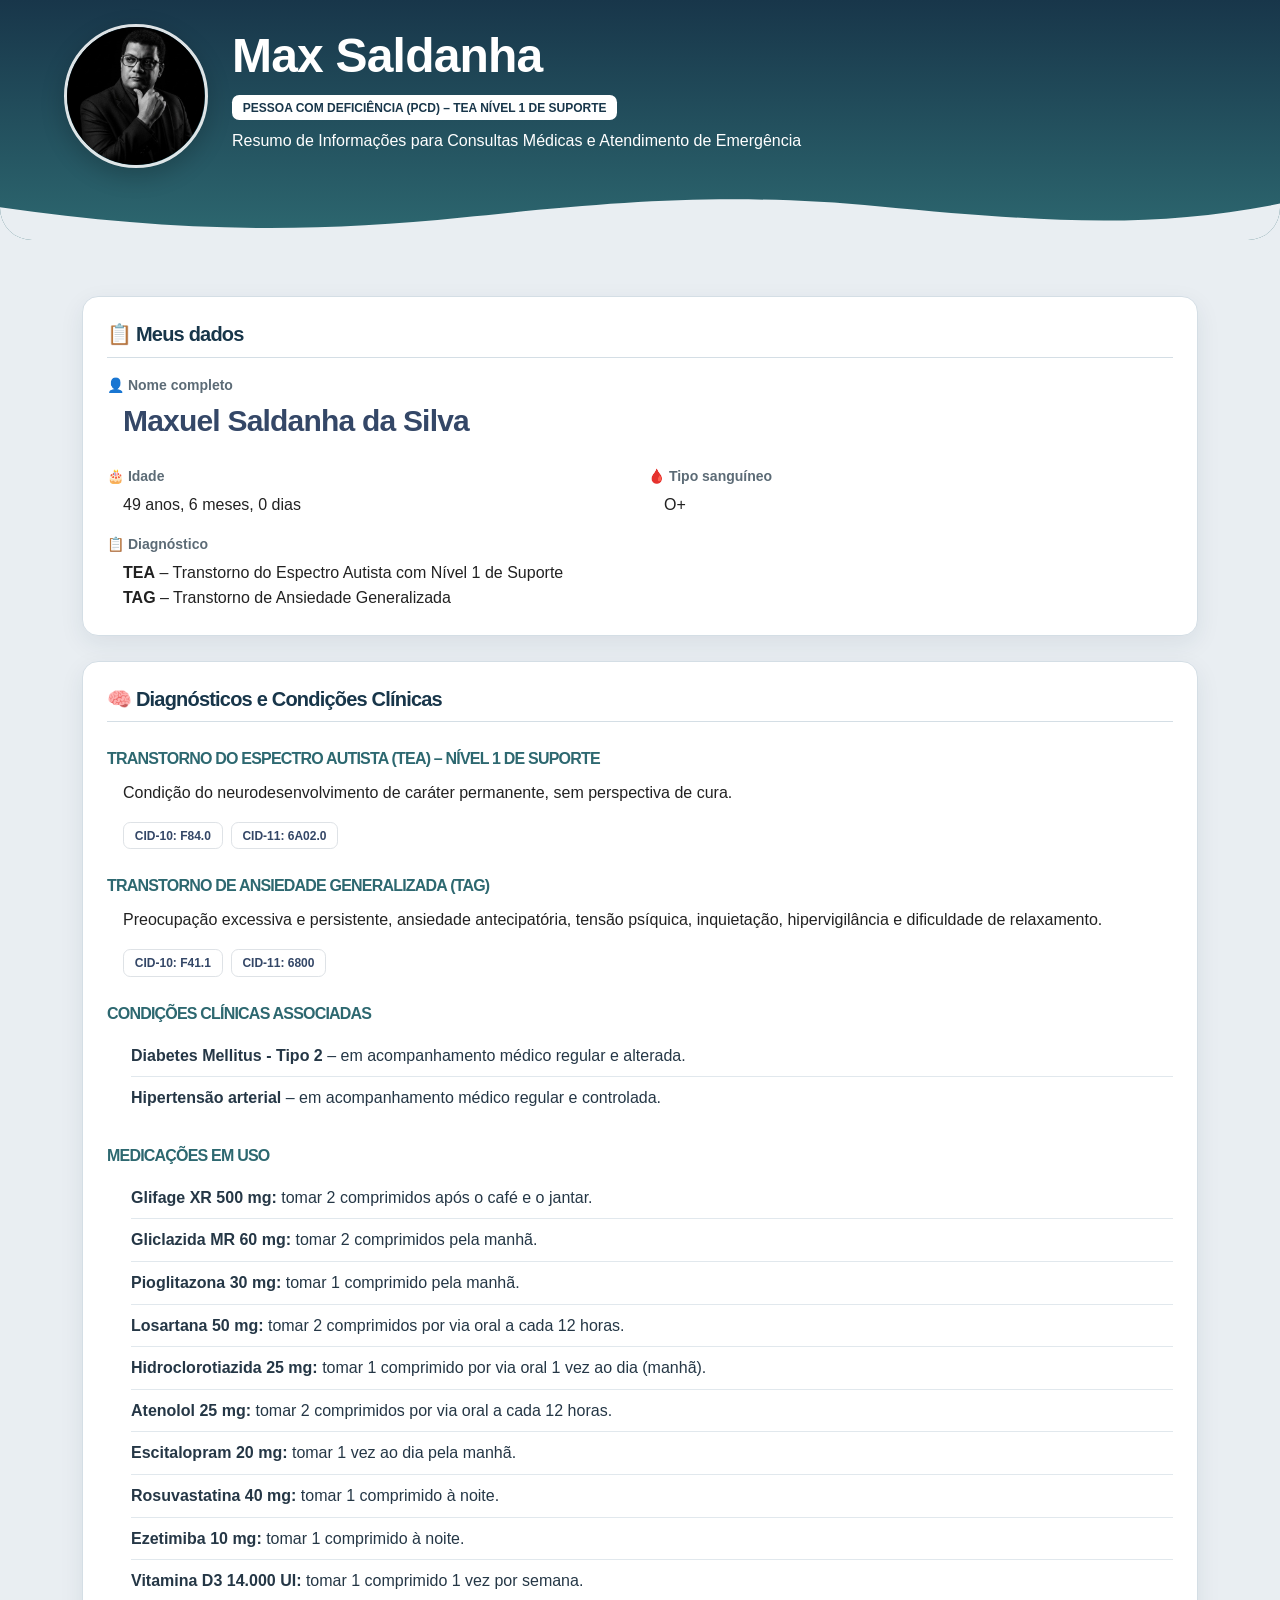
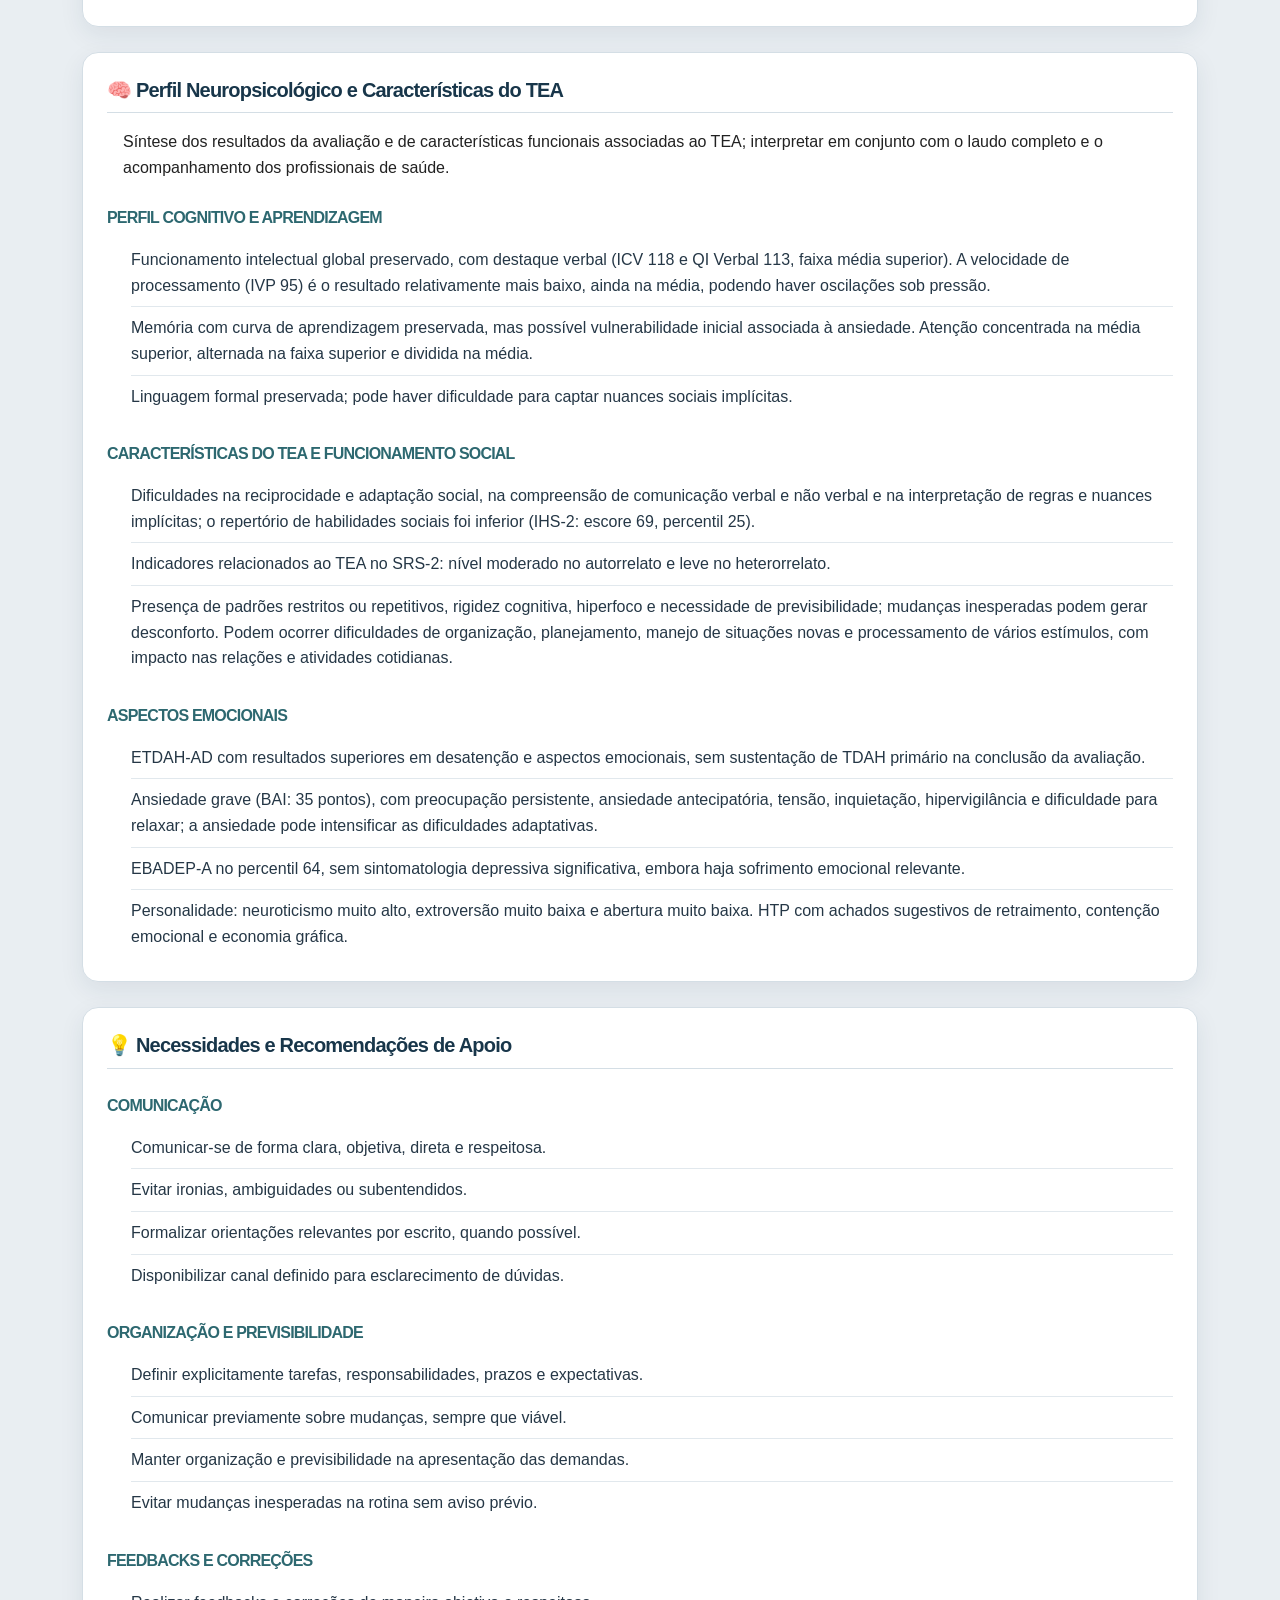
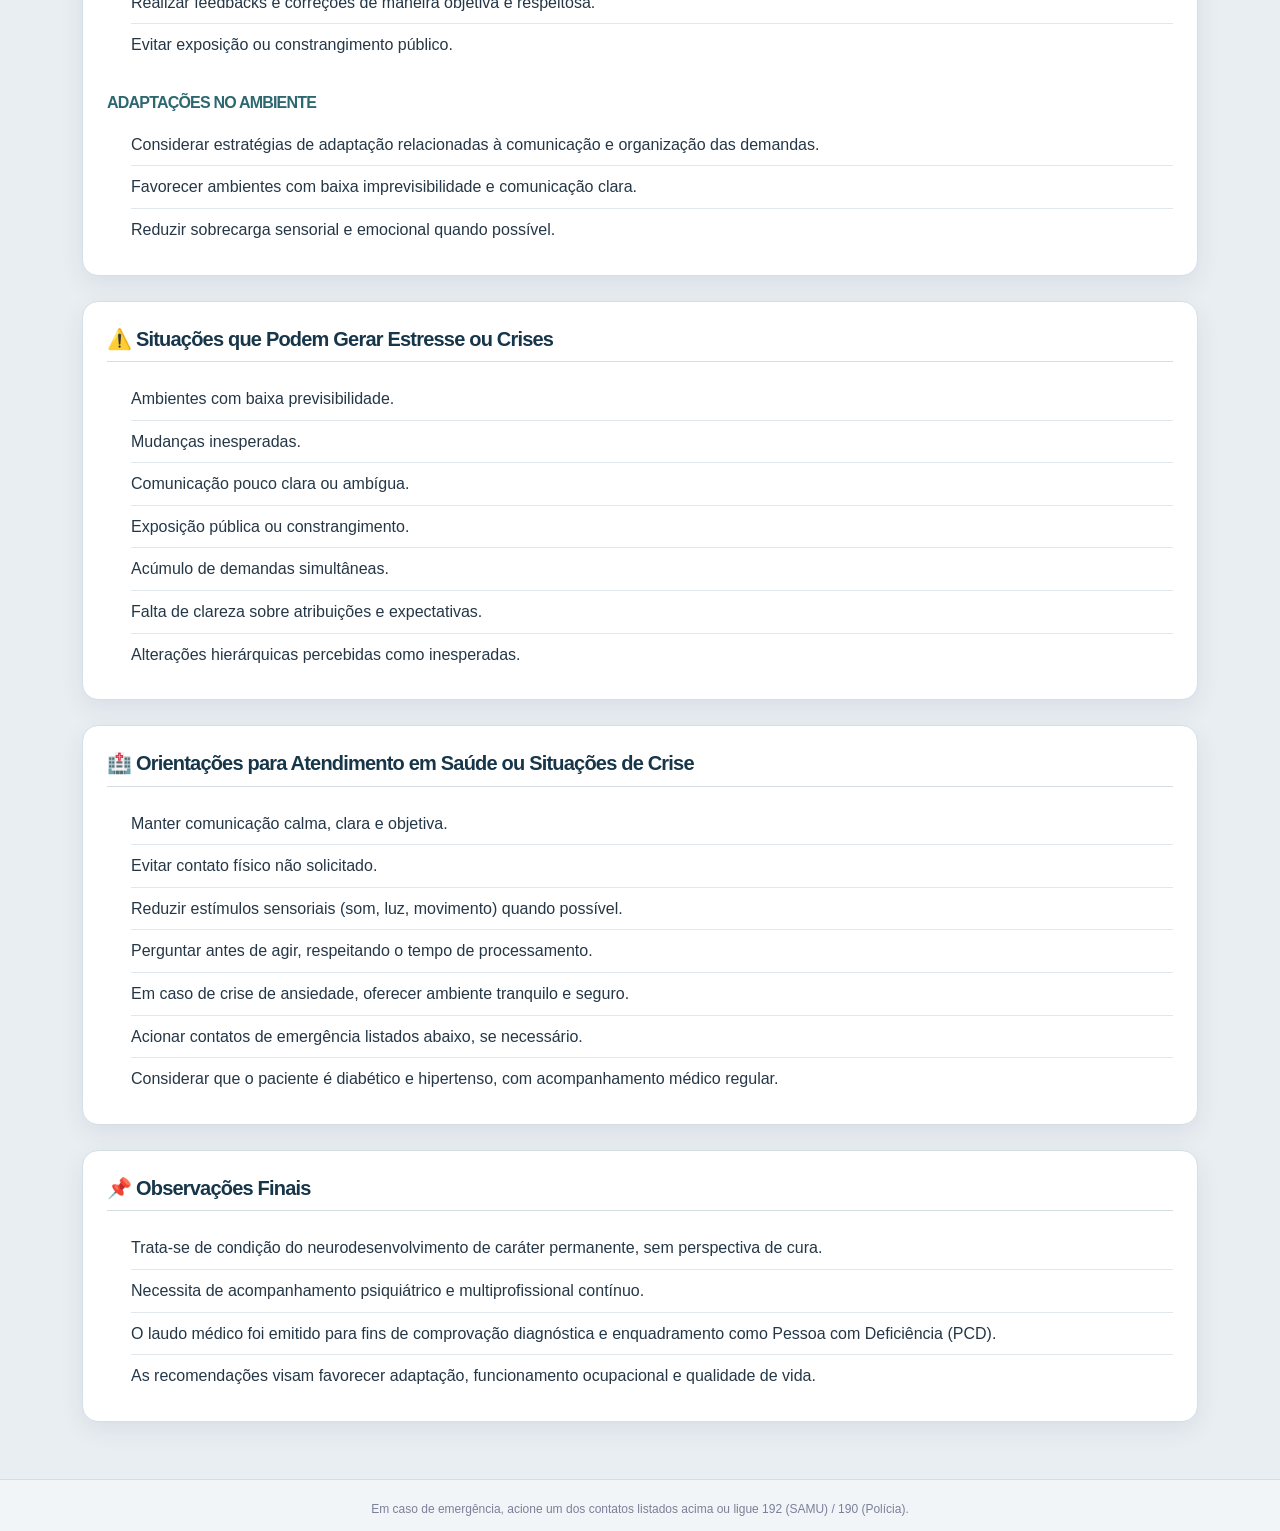
<file: index.html>
<!doctype html>
<html lang="pt-BR">
  <head>
    <meta charset="UTF-8" />
    <meta name="viewport" content="width=device-width, initial-scale=1.0" />
    <title>Resumo – Max Saldanha</title>
    <link rel="stylesheet" href="styles.css" />
  </head>
  <body>
    <!-- CABEÇALHO -->
    <header class="card border-0 shadow-sm overflow-hidden document-header">
      <div class="card-body document-header-content text-white text-center p-4">
        <div class="document-header-layout">
          <img
            class="document-header-profile"
            src="max-saldanha-dark.png"
            alt="Foto de perfil de Max Saldanha"
          />
          <div class="document-header-details">
            <h1 class="h1 mb-2 text-white">Max Saldanha</h1>
            <span class="badge bg-white text-primary mb-2"
              >Pessoa com Deficiência (PCD) – TEA Nível 1 de Suporte</span
            >
            <p class="mb-2">
              Resumo de Informações para Consultas Médicas e Atendimento de
              Emergência
            </p>
          </div>
        </div>
        <svg
          class="document-header-wave"
          xmlns="http://www.w3.org/2000/svg"
          viewBox="0 0 1440 120"
          preserveAspectRatio="none"
          aria-hidden="true"
        >
          <path
            fill="var(--document-bg)"
            d="M0 50 C180 100 340 108 520 72 C700 36 820 18 990 48 C1160 78 1290 100 1440 42 L1440 120 L0 120 Z"
          />
        </svg>
      </div>
    </header>

    <main class="container py-4">
      <!-- DADOS PESSOAIS -->
      <section class="card border-0 shadow-sm mt-4">
        <div class="card-body">
          <h2 class="h5 text-primary border-bottom pb-2 mb-3">📋 Meus dados</h2>
          <div class="row g-3">
            <div class="col-12">
              <strong class="d-block small text-muted mb-1"
                ><span aria-hidden="true">👤</span> Nome completo</strong
              >
              <span class="fw-semibold d-block ms-3 h3"
                >Maxuel Saldanha da Silva</span
              >
            </div>
            <div class="col-12 col-sm-6 col-md-6 col-lg-6">
              <strong class="d-block small text-muted mb-1"
                ><span aria-hidden="true">🎂</span> Idade</strong
              >
              <span
                class="fw-semibold d-block ms-3"
                id="idade"
                aria-live="polite"
              ></span>
            </div>
            <div class="col-12 col-sm-6 col-md-6 col-lg-6">
              <strong class="d-block small text-muted mb-1"
                ><span aria-hidden="true">🩸</span> Tipo sanguíneo</strong
              >
              <span class="fw-semibold d-block ms-3">O+</span>
            </div>
            <div class="col-12">
              <strong class="d-block small text-muted mb-1"
                ><span aria-hidden="true">📋</span> Diagnóstico</strong
              >
              <span class="fw-semibold d-block ms-3"
                ><strong>TEA</strong> – Transtorno do Espectro Autista com Nível 1
                de Suporte</span
              >
              <span class="fw-semibold d-block ms-3"
                ><strong>TAG</strong> – Transtorno de Ansiedade
                Generalizada</span
              >
            </div>
            <!-- 
            <div class="col-12">
              <strong class="d-block small text-muted mb-1"
                ><span class="text-danger" aria-hidden="true">✚</span> Profissionais de
                saúde</strong
              >
              <span class="fw-semibold d-block ms-3"
                ><strong class="small text-muted"
                  ><span aria-hidden="true">🩺</span> Psiquiatra: </strong
                >Dra. Xênia Lopes Borges (CRM: 1243527RJ)</span
              >
              <span class="fw-semibold d-block ms-3"
                ><strong class="small text-muted"
                  ><span aria-hidden="true">💬</span> Psicóloga: </strong
                >Mariane Muniz de Sousa Silva (CRP: 2205446)</span
              >
              <span class="fw-semibold d-block ms-3"
                ><strong class="small text-muted"
                  ><span aria-hidden="true">🧩</span> Neuropsicóloga: </strong
                >Wanessa Silva Ferreira (CRP: 0580642)</span
              >
              <span class="fw-semibold d-block ms-3"
                ><strong class="small text-muted"
                  ><span aria-hidden="true">🧠</span> Neurologista: </strong
                >Dra. Márcia Peres Gonçalves (CRM: 52550963RJ - RQE: 17036)</span
              >
            </div>-->
          </div>
        </div>
      </section>

      <!-- DIAGNÓSTICOS -->
      <section class="card border-0 shadow-sm mt-4">
        <div class="card-body">
          <h2 class="h5 text-primary border-bottom pb-2 mb-3">
            🧠 Diagnósticos e Condições Clínicas
          </h2>

          <div>
            <h3 class="h6 text-primary mt-4">
              Transtorno do Espectro Autista (TEA) – Nível 1 de Suporte
            </h3>
            <p class="ms-3">
              Condição do neurodesenvolvimento de caráter permanente, sem
              perspectiva de cura.
            </p>
            <div class="d-flex flex-wrap gap-2 ms-3">
              <span class="badge bg-white text-dark border">CID-10: F84.0</span>
              <span class="badge bg-white text-dark border"
                >CID-11: 6A02.0</span
              >
            </div>
          </div>

          <div>
            <h3 class="h6 text-primary mt-4">
              Transtorno de Ansiedade Generalizada (TAG)
            </h3>
            <p class="ms-3">
              Preocupação excessiva e persistente, ansiedade antecipatória,
              tensão psíquica, inquietação, hipervigilância e dificuldade de
              relaxamento.
            </p>
            <div class="d-flex flex-wrap gap-2 ms-3">
              <span class="badge bg-white text-dark border">CID-10: F41.1</span>
              <span class="badge bg-white text-dark border">CID-11: 6800</span>
            </div>
          </div>

          <div>
            <h3 class="h6 text-primary mt-4">Condições Clínicas Associadas</h3>
            <ul class="list-group list-group-flush ms-4">
              <li class="list-group-item px-0">
                <strong>Diabetes Mellitus - Tipo 2</strong> – em acompanhamento
                médico regular e alterada.
              </li>
              <li class="list-group-item px-0">
                <strong>Hipertensão arterial</strong> – em acompanhamento médico
                regular e controlada.
              </li>
            </ul>
          </div>
          
          <div>
            <h3 class="h6 text-primary mt-4">Medicações em uso</h3>
            <ul class="list-group list-group-flush ms-4">
              <li class="list-group-item px-0">
                <strong>Glifage XR 500 mg:</strong> tomar 2 comprimidos após o
                café e o jantar.
              </li>
              <li class="list-group-item px-0">
                <strong>Gliclazida MR 60 mg:</strong> tomar 2 comprimidos pela
                manhã.
              </li>
              <li class="list-group-item px-0">
                <strong>Pioglitazona 30 mg:</strong> tomar 1 comprimido pela
                manhã.
              </li>
              <li class="list-group-item px-0">
                <strong>Losartana 50 mg:</strong> tomar 2 comprimidos por
                via oral a cada 12 horas.
              </li>
              <li class="list-group-item px-0">
                <strong>Hidroclorotiazida 25 mg:</strong> tomar
                1 comprimido por via oral 1 vez ao dia (manhã).
              </li>
              <li class="list-group-item px-0">
                <strong>Atenolol 25 mg:</strong> tomar 2 comprimidos por via
                oral a cada 12 horas. 
              </li>
              <li class="list-group-item px-0">
                <strong>Escitalopram 20 mg:</strong> tomar 1 vez ao dia pela
                manhã.
              </li>
              <li class="list-group-item px-0">
                <strong>Rosuvastatina 40 mg:</strong> tomar 1 comprimido à
                noite.
              </li>
              <li class="list-group-item px-0">
                <strong>Ezetimiba 10 mg:</strong> tomar 1 comprimido à noite.
              </li>
              <li class="list-group-item px-0">
                <strong>Vitamina D3 14.000 UI:</strong> tomar 1 comprimido
                1 vez por semana.
              </li>
            </ul>
          </div> 
        </div>
      </section> 

      <!-- PERFIL NEUROPSICOLÓGICO E CARACTERÍSTICAS DO TEA -->
      <section class="card border-0 shadow-sm mt-4">
        <div class="card-body">
          <h2 class="h5 text-primary border-bottom pb-2 mb-3">
            🧠 Perfil Neuropsicológico e Características do TEA
          </h2>
          <p class="ms-3">
            Síntese dos resultados da avaliação e de características funcionais
            associadas ao TEA; interpretar em conjunto com o laudo completo e o
            acompanhamento dos profissionais de saúde.
          </p>

          <h3 class="h6 text-primary mt-4">Perfil Cognitivo e Aprendizagem</h3>
          <ul class="list-group list-group-flush ms-4">
            <li class="list-group-item px-0">
              Funcionamento intelectual global preservado, com destaque verbal (ICV 118 e QI Verbal 113, faixa média
              superior). A velocidade de processamento (IVP 95) é o resultado
              relativamente mais baixo, ainda na média, podendo haver oscilações
              sob pressão.
            </li>
            <li class="list-group-item px-0">
              Memória com curva de aprendizagem preservada, mas possível
              vulnerabilidade inicial associada à ansiedade. Atenção concentrada
              na média superior, alternada na faixa superior e dividida na média.
            </li>
            <li class="list-group-item px-0">
              Linguagem formal preservada; pode haver dificuldade para captar
              nuances sociais implícitas.
            </li>
          </ul>

          <h3 class="h6 text-primary mt-4">
            Características do TEA e Funcionamento Social
          </h3>
          <ul class="list-group list-group-flush ms-4">
            <li class="list-group-item px-0">
              Dificuldades na reciprocidade e adaptação social, na compreensão
              de comunicação verbal e não verbal e na interpretação de regras e
              nuances implícitas; o repertório de habilidades sociais foi
              inferior (IHS-2: escore 69, percentil 25).
            </li>
            <li class="list-group-item px-0">
              Indicadores relacionados ao TEA no SRS-2: nível moderado no
              autorrelato e leve no heterorrelato.
            </li>
            <li class="list-group-item px-0">
              Presença de padrões restritos ou repetitivos, rigidez cognitiva,
              hiperfoco e necessidade de previsibilidade; mudanças inesperadas
              podem gerar desconforto. Podem ocorrer dificuldades de organização,
              planejamento, manejo de situações novas e processamento de vários
              estímulos, com impacto nas relações e atividades cotidianas.
            </li>
          </ul>

          <h3 class="h6 text-primary mt-4">Aspectos Emocionais</h3>
          <ul class="list-group list-group-flush ms-4">
            <li class="list-group-item px-0">
              ETDAH-AD com resultados superiores em desatenção e aspectos
              emocionais, sem sustentação de TDAH primário na conclusão da
              avaliação.
            </li>
            <li class="list-group-item px-0">
              Ansiedade grave (BAI: 35 pontos), com preocupação persistente,
              ansiedade antecipatória, tensão, inquietação, hipervigilância e
              dificuldade para relaxar; a ansiedade pode intensificar as
              dificuldades adaptativas.
            </li>
            <li class="list-group-item px-0">
              EBADEP-A no percentil 64, sem sintomatologia depressiva
              significativa, embora haja sofrimento emocional relevante.
            </li>
            <li class="list-group-item px-0">
              Personalidade: neuroticismo muito alto, extroversão muito baixa e
              abertura muito baixa. HTP com achados sugestivos de retraimento,
              contenção emocional e economia gráfica.
            </li>
          </ul>

        </div>
      </section>

      <!-- NECESSIDADES E RECOMENDAÇÕES -->
      <section class="card border-0 shadow-sm mt-4">
        <div class="card-body">
          <h2 class="h5 text-primary border-bottom pb-2 mb-3">
            💡 Necessidades e Recomendações de Apoio
          </h2>

          <h3 class="h6 text-primary mt-4">Comunicação</h3>
          <ul class="list-group list-group-flush ms-4">
            <li class="list-group-item px-0">
              Comunicar-se de forma clara, objetiva, direta e respeitosa.
            </li>
            <li class="list-group-item px-0">
              Evitar ironias, ambiguidades ou subentendidos.
            </li>
            <li class="list-group-item px-0">
              Formalizar orientações relevantes por escrito, quando possível.
            </li>
            <li class="list-group-item px-0">
              Disponibilizar canal definido para esclarecimento de dúvidas.
            </li>
          </ul>

          <h3 class="h6 text-primary mt-4">Organização e Previsibilidade</h3>
          <ul class="list-group list-group-flush ms-4">
            <li class="list-group-item px-0">
              Definir explicitamente tarefas, responsabilidades, prazos e
              expectativas.
            </li>
            <li class="list-group-item px-0">
              Comunicar previamente sobre mudanças, sempre que viável.
            </li>
            <li class="list-group-item px-0">
              Manter organização e previsibilidade na apresentação das demandas.
            </li>
            <li class="list-group-item px-0">
              Evitar mudanças inesperadas na rotina sem aviso prévio.
            </li>
          </ul>

          <h3 class="h6 text-primary mt-4">Feedbacks e Correções</h3>
          <ul class="list-group list-group-flush ms-4">
            <li class="list-group-item px-0">
              Realizar feedbacks e correções de maneira objetiva e respeitosa.
            </li>
            <li class="list-group-item px-0">
              Evitar exposição ou constrangimento público.
            </li>
          </ul>

          <h3 class="h6 text-primary mt-4">Adaptações no Ambiente</h3>
          <ul class="list-group list-group-flush ms-4">
            <li class="list-group-item px-0">
              Considerar estratégias de adaptação relacionadas à comunicação e
              organização das demandas.
            </li>
            <li class="list-group-item px-0">
              Favorecer ambientes com baixa imprevisibilidade e comunicação
              clara.
            </li>
            <li class="list-group-item px-0">
              Reduzir sobrecarga sensorial e emocional quando possível.
            </li>
          </ul>
        </div>
      </section>

      <!-- SITUAÇÕES DE ESTRESSE -->
      <section class="card border-0 shadow-sm mt-4">
        <div class="card-body">
          <h2 class="h5 text-primary border-bottom pb-2 mb-3">
            ⚠️ Situações que Podem Gerar Estresse ou Crises
          </h2>
          <ul class="list-group list-group-flush ms-4">
            <li class="list-group-item px-0">
              Ambientes com baixa previsibilidade.
            </li>
            <li class="list-group-item px-0">
              Mudanças inesperadas.
            </li>
            <li class="list-group-item px-0">
              Comunicação pouco clara ou ambígua.
            </li>
            <li class="list-group-item px-0">
              Exposição pública ou constrangimento.
            </li>
            <li class="list-group-item px-0">
              Acúmulo de demandas simultâneas.
            </li>
            <li class="list-group-item px-0">
              Falta de clareza sobre atribuições e expectativas.
            </li>
            <li class="list-group-item px-0">
              Alterações hierárquicas percebidas como inesperadas.
            </li>
          </ul>
        </div>
      </section>

      <!-- ORIENTAÇÕES PARA ATENDIMENTO -->
      <section class="card border-0 shadow-sm mt-4">
        <div class="card-body">
          <h2 class="h5 text-primary border-bottom pb-2 mb-3">
            🏥 Orientações para Atendimento em Saúde ou Situações de Crise
          </h2>
          <ul class="list-group list-group-flush ms-4">
            <li class="list-group-item px-0">
              Manter comunicação calma, clara e objetiva.
            </li>
            <li class="list-group-item px-0">
              Evitar contato físico não solicitado.
            </li>
            <li class="list-group-item px-0">
              Reduzir estímulos sensoriais (som, luz, movimento) quando
              possível.
            </li>
            <li class="list-group-item px-0">
              Perguntar antes de agir, respeitando o tempo de processamento.
            </li>
            <li class="list-group-item px-0">
              Em caso de crise de ansiedade, oferecer ambiente tranquilo e
              seguro.
            </li>
            <li class="list-group-item px-0">
              Acionar contatos de emergência listados abaixo, se necessário.
            </li>
            <li class="list-group-item px-0">
              Considerar que o paciente é diabético e hipertenso, com
              acompanhamento médico regular.
            </li>
          </ul>
        </div>
      </section>

      <!-- CONTATOS DE EMERGÊNCIA 
      <section class="card border-0 shadow-sm mt-4">
        <div class="card-body">
          <h2 class="h5 text-primary border-bottom pb-2 mb-3">
            📞 Contatos de Emergência
          </h2>
          <span id="whatsapp-popover-description" class="visually-hidden"
            >Clique para entrar em contato</span
          >
          <ul class="list-group">
            <li
              class="list-group-item d-flex flex-column flex-sm-row align-items-sm-center justify-content-between gap-2"
            >
              <div>
                <span class="d-flex align-items-center fw-semibold">
                  <svg
                    class="me-2 text-primary"
                    xmlns="http://www.w3.org/2000/svg"
                    width="40"
                    height="40"
                    viewBox="0 0 24 24"
                    fill="currentColor"
                    aria-hidden="true"
                  >
                    <path d="M11 6a3 3 0 1 1-6 0 3 3 0 0 1 6 0" />
                    <path
                      fill-rule="evenodd"
                      d="M0 8a8 8 0 1 1 16 0A8 8 0 0 1 0 8m8-7a7 7 0 0 0-5.468 11.37C3.242 11.226 4.805 10 8 10s4.757 1.225 5.468 2.37A7 7 0 0 0 8 1"
                    />
                  </svg>
                  <h5>Jaqueline Saldanha</h5>
                </span>
                <span class="text-muted small">Irmã</span>
              </div>
              <a
                class="btn btn-outline-success emergency-contact-whatsapp align-self-start align-self-sm-center"
                href="https://wa.me/5521982106130"
                target="_blank"
                rel="noopener noreferrer"
                aria-describedby="whatsapp-popover-description"
                aria-label="Enviar mensagem pelo WhatsApp para Jaqueline Saldanha"
                title="Clique para entrar em contato"
              >
                <span
                  class="emergency-contact-whatsapp-popover"
                  aria-hidden="true"
                  >Clique para entrar em contato</span
                >
                <svg
                  xmlns="http://www.w3.org/2000/svg"
                  width="40"
                  height="40"
                  viewBox="0 0 24 24"
                  aria-hidden="true"
                >
                  <path
                    fill="#25D366"
                    d="M12 2a10 10 0 0 0-8.66 14.99L2 22l5.15-1.31A10 10 0 1 0 12 2Z"
                  />
                  <path
                    fill="#fff"
                    d="M17.3 14.35c-.29-.15-1.7-.84-1.96-.93-.26-.1-.45-.15-.64.15-.2.29-.74.93-.9 1.12-.17.2-.34.22-.63.08-.3-.15-1.23-.45-2.34-1.43-.86-.77-1.44-1.72-1.61-2.01-.17-.3-.02-.46.13-.61.13-.13.29-.34.44-.51.15-.17.2-.3.3-.49.1-.2.05-.37-.03-.52-.07-.15-.64-1.56-.88-2.14-.23-.56-.47-.49-.64-.5h-.54c-.19 0-.5.07-.76.37-.26.3-1 1-.1 2.42.9 1.42 1.9 2.78 2.08 2.97.17.2 1.98 3.02 4.8 4.11.67.26 1.19.41 1.6.52.67.21 1.28.18 1.76.11.54-.08 1.7-.7 1.94-1.37.24-.68.24-1.26.17-1.38-.07-.12-.26-.2-.55-.34Z"
                  />
                </svg>
              </a>
            </li>
            <li
              class="list-group-item d-flex flex-column flex-sm-row align-items-sm-center justify-content-between gap-2"
            >
              <div>
                <span class="d-flex align-items-center fw-semibold">
                  <svg
                    class="me-2 text-primary"
                    xmlns="http://www.w3.org/2000/svg"
                    width="40"
                    height="40"
                    viewBox="0 0 24 24"
                    fill="currentColor"
                    aria-hidden="true"
                  >
                    <path d="M11 6a3 3 0 1 1-6 0 3 3 0 0 1 6 0" />
                    <path
                      fill-rule="evenodd"
                      d="M0 8a8 8 0 1 1 16 0A8 8 0 0 1 0 8m8-7a7 7 0 0 0-5.468 11.37C3.242 11.226 4.805 10 8 10s4.757 1.225 5.468 2.37A7 7 0 0 0 8 1"
                    />
                  </svg>
                  <h5>Leandro Sousa</h5>
                </span>
                <span class="text-muted small">Irmão</span>
              </div>
              <a
                class="btn btn-outline-success emergency-contact-whatsapp align-self-start align-self-sm-center"
                href="https://wa.me/5521979799820"
                target="_blank"
                rel="noopener noreferrer"
                aria-describedby="whatsapp-popover-description"
                aria-label="Enviar mensagem pelo WhatsApp para Leandro Sousa"
                title="Clique para entrar em contato"
              >
                <span
                  class="emergency-contact-whatsapp-popover"
                  aria-hidden="true"
                  >Clique para entrar em contato</span
                >
                <svg
                  xmlns="http://www.w3.org/2000/svg"
                  width="40"
                  height="40"
                  viewBox="0 0 24 24"
                  aria-hidden="true"
                >
                  <path
                    fill="#25D366"
                    d="M12 2a10 10 0 0 0-8.66 14.99L2 22l5.15-1.31A10 10 0 1 0 12 2Z"
                  />
                  <path
                    fill="#fff"
                    d="M17.3 14.35c-.29-.15-1.7-.84-1.96-.93-.26-.1-.45-.15-.64.15-.2.29-.74.93-.9 1.12-.17.2-.34.22-.63.08-.3-.15-1.23-.45-2.34-1.43-.86-.77-1.44-1.72-1.61-2.01-.17-.3-.02-.46.13-.61.13-.13.29-.34.44-.51.15-.17.2-.3.3-.49.1-.2.05-.37-.03-.52-.07-.15-.64-1.56-.88-2.14-.23-.56-.47-.49-.64-.5h-.54c-.19 0-.5.07-.76.37-.26.3-1 1-.1 2.42.9 1.42 1.9 2.78 2.08 2.97.17.2 1.98 3.02 4.8 4.11.67.26 1.19.41 1.6.52.67.21 1.28.18 1.76.11.54-.08 1.7-.7 1.94-1.37.24-.68.24-1.26.17-1.38-.07-.12-.26-.2-.55-.34Z"
                  />
                </svg>
              </a>
            </li>
            <li
              class="list-group-item d-flex flex-column flex-sm-row align-items-sm-center justify-content-between gap-2"
            >
              <div>
                <span class="d-flex align-items-center fw-semibold">
                  <svg
                    class="me-2 text-primary"
                    xmlns="http://www.w3.org/2000/svg"
                    width="40"
                    height="40"
                    viewBox="0 0 24 24"
                    fill="currentColor"
                    aria-hidden="true"
                  >
                    <path d="M11 6a3 3 0 1 1-6 0 3 3 0 0 1 6 0" />
                    <path
                      fill-rule="evenodd"
                      d="M0 8a8 8 0 1 1 16 0A8 8 0 0 1 0 8m8-7a7 7 0 0 0-5.468 11.37C3.242 11.226 4.805 10 8 10s4.757 1.225 5.468 2.37A7 7 0 0 0 8 1"
                    />
                  </svg>
                  <h5>Marivalda Saldanha</h5>
                </span>
                <span class="text-muted small">Mãe</span>
              </div>
              <a
                class="btn btn-outline-success emergency-contact-whatsapp align-self-start align-self-sm-center"
                href="https://wa.me/5521985323281"
                target="_blank"
                rel="noopener noreferrer"
                aria-describedby="whatsapp-popover-description"
                aria-label="Enviar mensagem pelo WhatsApp para Marivalda Saldanha"
                title="Clique para entrar em contato"
              >
                <span
                  class="emergency-contact-whatsapp-popover"
                  aria-hidden="true"
                  >Clique para entrar em contato</span
                >
                <svg
                  xmlns="http://www.w3.org/2000/svg"
                  width="40"
                  height="40"
                  viewBox="0 0 24 24"
                  aria-hidden="true"
                >
                  <path
                    fill="#25D366"
                    d="M12 2a10 10 0 0 0-8.66 14.99L2 22l5.15-1.31A10 10 0 1 0 12 2Z"
                  />
                  <path
                    fill="#fff"
                    d="M17.3 14.35c-.29-.15-1.7-.84-1.96-.93-.26-.1-.45-.15-.64.15-.2.29-.74.93-.9 1.12-.17.2-.34.22-.63.08-.3-.15-1.23-.45-2.34-1.43-.86-.77-1.44-1.72-1.61-2.01-.17-.3-.02-.46.13-.61.13-.13.29-.34.44-.51.15-.17.2-.3.3-.49.1-.2.05-.37-.03-.52-.07-.15-.64-1.56-.88-2.14-.23-.56-.47-.49-.64-.5h-.54c-.19 0-.5.07-.76.37-.26.3-1 1-.1 2.42.9 1.42 1.9 2.78 2.08 2.97.17.2 1.98 3.02 4.8 4.11.67.26 1.19.41 1.6.52.67.21 1.28.18 1.76.11.54-.08 1.7-.7 1.94-1.37.24-.68.24-1.26.17-1.38-.07-.12-.26-.2-.55-.34Z"
                  />
                </svg>
              </a>
            </li>
            <li
              class="list-group-item d-flex flex-column flex-sm-row align-items-sm-center justify-content-between gap-2"
            >
              <div>
                <span class="d-flex align-items-center fw-semibold">
                  <svg
                    class="me-2 text-primary"
                    xmlns="http://www.w3.org/2000/svg"
                    width="40"
                    height="40"
                    viewBox="0 0 24 24"
                    fill="currentColor"
                    aria-hidden="true"
                  >
                    <path d="M11 6a3 3 0 1 1-6 0 3 3 0 0 1 6 0" />
                    <path
                      fill-rule="evenodd"
                      d="M0 8a8 8 0 1 1 16 0A8 8 0 0 1 0 8m8-7a7 7 0 0 0-5.468 11.37C3.242 11.226 4.805 10 8 10s4.757 1.225 5.468 2.37A7 7 0 0 0 8 1"
                    />
                  </svg>
                  <h5>Thiago Ferreira De Souza</h5>
                </span>
                <span class="text-muted small">Irmão</span>
              </div>
              <a
                class="btn btn-outline-success emergency-contact-whatsapp align-self-start align-self-sm-center"
                href="https://wa.me/5521983468223"
                target="_blank"
                rel="noopener noreferrer"
                aria-describedby="whatsapp-popover-description"
                aria-label="Enviar mensagem pelo WhatsApp para Thiago Ferreira De Souza"
                title="Clique para entrar em contato"
              >
                <span
                  class="emergency-contact-whatsapp-popover"
                  aria-hidden="true"
                  >Clique para entrar em contato</span
                >
                <svg
                  xmlns="http://www.w3.org/2000/svg"
                  width="40"
                  height="40"
                  viewBox="0 0 24 24"
                  aria-hidden="true"
                >
                  <path
                    fill="#25D366"
                    d="M12 2a10 10 0 0 0-8.66 14.99L2 22l5.15-1.31A10 10 0 1 0 12 2Z"
                  />
                  <path
                    fill="#fff"
                    d="M17.3 14.35c-.29-.15-1.7-.84-1.96-.93-.26-.1-.45-.15-.64.15-.2.29-.74.93-.9 1.12-.17.2-.34.22-.63.08-.3-.15-1.23-.45-2.34-1.43-.86-.77-1.44-1.72-1.61-2.01-.17-.3-.02-.46.13-.61.13-.13.29-.34.44-.51.15-.17.2-.3.3-.49.1-.2.05-.37-.03-.52-.07-.15-.64-1.56-.88-2.14-.23-.56-.47-.49-.64-.5h-.54c-.19 0-.5.07-.76.37-.26.3-1 1-.1 2.42.9 1.42 1.9 2.78 2.08 2.97.17.2 1.98 3.02 4.8 4.11.67.26 1.19.41 1.6.52.67.21 1.28.18 1.76.11.54-.08 1.7-.7 1.94-1.37.24-.68.24-1.26.17-1.38-.07-.12-.26-.2-.55-.34Z"
                  />
                </svg>
              </a>
            </li>
          </ul>
        </div>
      </section>-->

      <!-- OBSERVAÇÕES FINAIS -->
      <section class="card border-0 shadow-sm mt-4">
        <div class="card-body">
          <h2 class="h5 text-primary border-bottom pb-2 mb-3">
            📌 Observações Finais
          </h2>
          <ul class="list-group list-group-flush ms-4">
            <li class="list-group-item px-0">
              Trata-se de condição do neurodesenvolvimento de caráter
              permanente, sem perspectiva de cura.
            </li>
            <li class="list-group-item px-0">
              Necessita de acompanhamento psiquiátrico e multiprofissional
              contínuo.
            </li>
            <li class="list-group-item px-0">
              O laudo médico foi emitido para fins de comprovação diagnóstica e
              enquadramento como Pessoa com Deficiência (PCD).
            </li>
            <li class="list-group-item px-0">
              As recomendações visam favorecer adaptação, funcionamento
              ocupacional e qualidade de vida.
            </li>
          </ul>
        </div>
      </section>
    </main>

    <!-- RODAPÉ -->
    <footer class="document-footer-band">
      <div class="document-footer lh-sm text-muted text-center">
        <p class="mb-0 mt-2">
          Em caso de emergência, acione um dos contatos listados acima ou ligue
          192 (SAMU) / 190 (Polícia).
        </p>
      </div>
    </footer>

    <script>
      document.addEventListener("contextmenu", (event) => event.preventDefault());
      document.addEventListener("copy", (event) => event.preventDefault());
      document.addEventListener("selectstart", (event) => event.preventDefault());
      document.addEventListener("keydown", (event) => {
        const bloqueado = ["c", "C", "x", "X", "a", "A", "s", "S", "p", "P"];
        if ((event.ctrlKey || event.metaKey) && bloqueado.includes(event.key)) {
          event.preventDefault();
        }
      });

      function calcularIdade(dataNascimento, dataReferencia) {
        let anos = dataReferencia.getFullYear() - dataNascimento.getFullYear();
        let meses = dataReferencia.getMonth() - dataNascimento.getMonth();
        let dias = dataReferencia.getDate() - dataNascimento.getDate();

        if (dias < 0) {
          meses -= 1;
          dias += new Date(
            dataReferencia.getFullYear(),
            dataReferencia.getMonth(),
            0,
          ).getDate();
        }

        if (meses < 0) {
          anos -= 1;
          meses += 12;
        }

        return { anos, meses, dias };
      }

      function formatarUnidade(valor, singular, plural) {
        return `${valor} ${valor === 1 ? singular : plural}`;
      }

      const elementoIdade = document.getElementById("idade");
      const dataNascimento = new Date(1977, 5, 4);
      const hoje = new Date();
      const idade = calcularIdade(dataNascimento, hoje);

      elementoIdade.textContent = [
        formatarUnidade(idade.anos, "ano", "anos"),
        formatarUnidade(idade.meses, "mês", "meses"),
        formatarUnidade(idade.dias, "dia", "dias"),
      ].join(", ");
    </script>
  </body>
</html>
</file>
